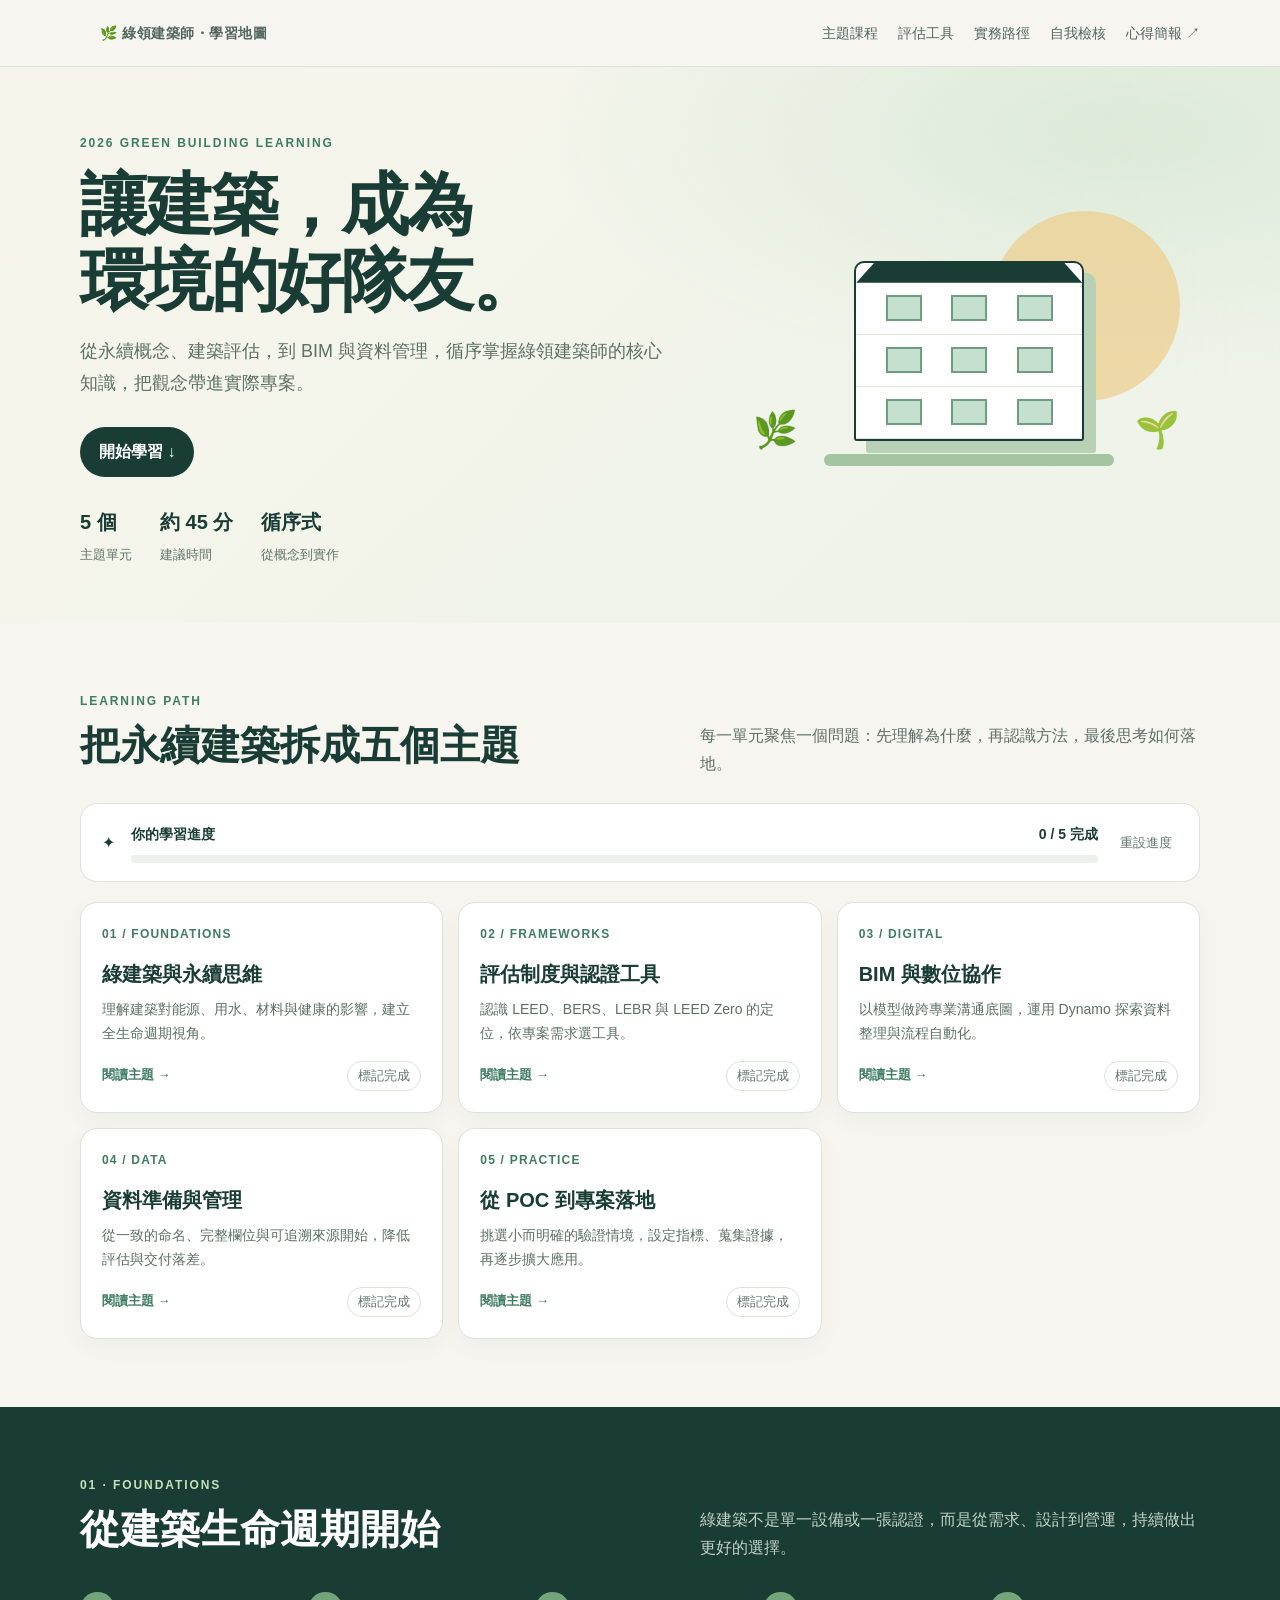
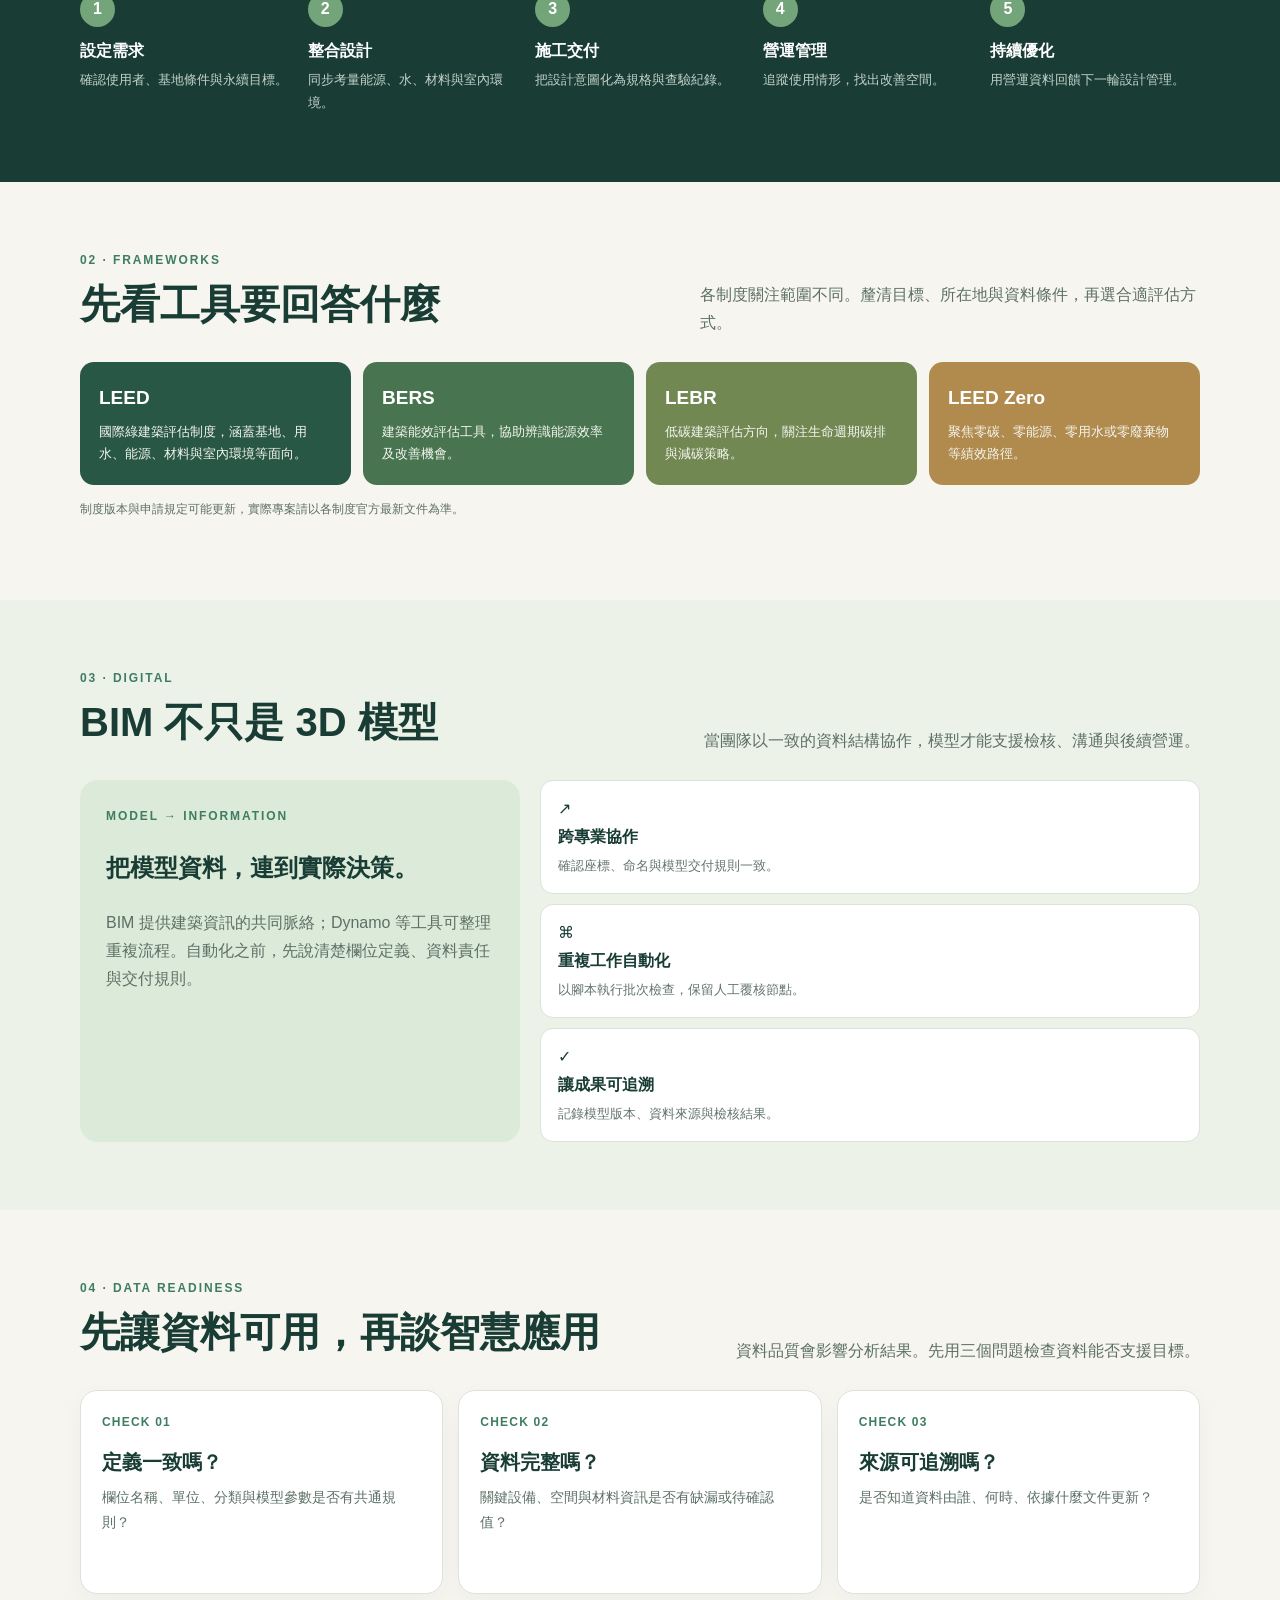
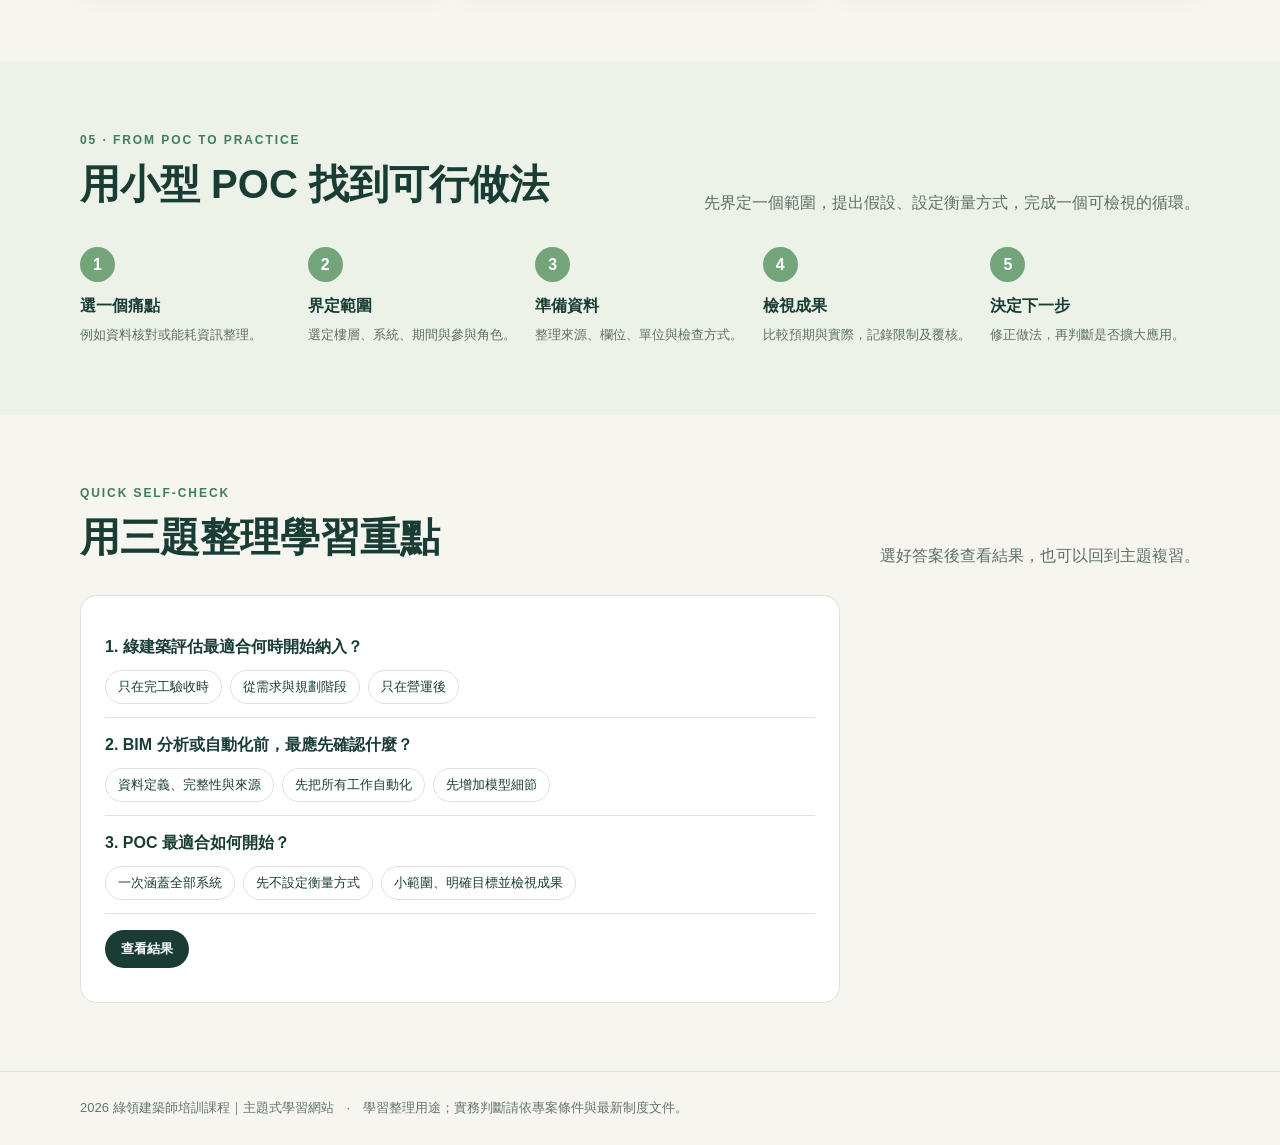
<file: index.html>
<!doctype html><html lang="zh-Hant"><meta charset="utf-8"><meta name="viewport" content="width=device-width,initial-scale=1"><meta name="theme-color" content="#163d35"><title>綠領建築師｜主題式學習</title><style>
:root{--g:#193d35;--leaf:#3e7d62;--mint:#e5efe4;--paper:#f6f5ef;--muted:#63746d;--line:#dce3da}*{box-sizing:border-box}html{scroll-behavior:smooth}body{margin:0;background:var(--paper);color:var(--g);font:16px/1.75 Inter,"Noto Sans TC","Microsoft JhengHei",sans-serif}a{color:inherit;text-decoration:none}.wrap{width:min(1120px,92vw);margin:auto}header{position:sticky;top:0;background:#f6f5efeF;border-bottom:1px solid var(--line);backdrop-filter:blur(12px);z-index:2}.nav{height:66px;display:flex;justify-content:space-between;align-items:center}.brand{font-weight:800;letter-spacing:.04em}.nav a{margin-left:20px;font-size:14px;color:#53665c}.hero{padding:66px 0 55px;background:radial-gradient(ellipse at 88% 12%,#dcead8,transparent 36%),linear-gradient(135deg,#f7f5eb,#edf3e9)}.hero-grid{display:grid;grid-template-columns:1.15fr .85fr;align-items:center;gap:34px}.eyebrow{font-size:12px;letter-spacing:.16em;font-weight:800;color:var(--leaf)}h1{font-size:clamp(40px,6vw,68px);line-height:1.12;letter-spacing:-.04em;margin:12px 0}p{color:#5d7066}.lead{font-size:18px;max-width:590px}.btn{display:inline-block;background:var(--g);color:white;padding:11px 19px;border-radius:99px;font-weight:700;margin-top:10px}.stats{display:flex;gap:28px;margin-top:28px}.stats b{display:block;font-size:20px}.stats small{color:var(--muted)}.illustration{height:280px;display:grid;place-items:center;position:relative}.sun{position:absolute;width:190px;height:190px;background:#edcf8e;border-radius:50%;right:20px;top:0;opacity:.72}.building{position:relative;width:230px;background:white;border:2px solid var(--g);border-radius:10px 10px 3px 3px;box-shadow:12px 12px #b8d0b5;z-index:1}.roof{height:20px;background:var(--g);clip-path:polygon(8% 0,92% 0,100% 100%,0 100%)}.floor{height:52px;border-bottom:1px solid var(--line);display:flex;justify-content:space-evenly;align-items:center}.window{width:36px;height:26px;border:2px solid #6c9d82;background:#c6e0d0}.ground{position:absolute;bottom:25px;width:290px;height:12px;background:#a5c4a0;border-radius:20px}.plant{position:absolute;bottom:30px;left:15px;font-size:36px;z-index:1}.plant.r{left:auto;right:20px}section{padding:68px 0}.head{display:flex;justify-content:space-between;align-items:end;gap:24px;margin-bottom:25px}.head h2{font-size:clamp(28px,4vw,40px);line-height:1.25;margin:8px 0}.head p{max-width:500px;margin:0}.progress,.card,.quiz{background:#fff;border:1px solid var(--line);border-radius:17px}.progress{padding:18px 21px;display:flex;gap:16px;align-items:center;margin-bottom:20px}.progress-body{flex:1}.progress-title{display:flex;justify-content:space-between;font-size:14px;font-weight:700}.track{height:8px;background:#edf0ea;border-radius:99px;margin-top:8px}.bar{height:100%;width:0;background:var(--leaf);border-radius:99px;transition:.3s}.reset{background:none;border:0;color:var(--muted);cursor:pointer}.cards{display:grid;grid-template-columns:repeat(3,1fr);gap:15px}.card{padding:21px;min-height:204px;display:flex;flex-direction:column;box-shadow:0 8px 24px #193d3509}.num{color:var(--leaf);font-size:12px;font-weight:800;letter-spacing:.1em}.card h3{margin:12px 0 5px;font-size:20px}.card p{font-size:14px;margin:0}.card-foot{margin-top:auto;padding-top:15px;display:flex;justify-content:space-between;align-items:center;color:var(--leaf);font-size:13px;font-weight:700}.done{border:1px solid var(--line);border-radius:99px;padding:5px 10px;background:white;color:var(--muted);cursor:pointer}.done[aria-pressed=true]{background:var(--mint);color:var(--g)}.dark{background:var(--g);color:white}.dark p{color:#c4d2c9}.dark .eyebrow{color:#c7dfba}.dark .head h2{color:white}.journey{display:grid;grid-template-columns:repeat(5,1fr);gap:18px;margin-top:30px}.step{position:relative}.bubble{width:35px;height:35px;border-radius:50%;display:grid;place-items:center;background:#73a47a;color:#fff;font-weight:800}.step h3{font-size:16px;margin:10px 0 4px}.step p{font-size:13px;margin:0}.frameworks{display:grid;grid-template-columns:repeat(4,1fr);gap:12px}.framework{padding:19px;border-radius:14px;background:#285745;color:white}.framework:nth-child(2){background:#487550}.framework:nth-child(3){background:#728853}.framework:nth-child(4){background:#b18a4d}.framework b{font-size:19px}.framework p{font-size:13px;color:#f3f5ef;margin:6px 0 0}.note{font-size:12px;margin-top:14px}.split{display:grid;grid-template-columns:.8fr 1.2fr;gap:20px}.panel{background:#dcead9;padding:26px;border-radius:18px}.panel h3{font-size:24px;line-height:1.4}.list{display:grid;gap:10px}.item{background:white;border:1px solid var(--line);padding:14px 17px;border-radius:13px}.item b{display:block}.item small{color:var(--muted)}.quiz{padding:24px;max-width:760px}.q{padding:13px 0;border-bottom:1px solid var(--line)}.q h3{font-size:16px;margin:0 0 9px}.options{display:flex;gap:8px;flex-wrap:wrap}.option{border:1px solid var(--line);background:white;border-radius:99px;padding:7px 12px;cursor:pointer;color:var(--g)}.option.selected{background:var(--mint);border-color:#9fc3a2}.submit{margin-top:16px;background:var(--g);color:white;border:0;border-radius:99px;padding:10px 16px;cursor:pointer;font-weight:700}.result{color:var(--leaf);font-weight:700;margin-top:10px}footer{border-top:1px solid var(--line);padding:25px 0;color:var(--muted);font-size:13px}@media(max-width:760px){.hero-grid,.split{grid-template-columns:1fr}.illustration{height:225px}.cards{grid-template-columns:repeat(2,1fr)}.frameworks{grid-template-columns:repeat(2,1fr)}.journey{grid-template-columns:1fr 1fr}.nav a{margin-left:9px;font-size:12px}}@media(max-width:520px){.nav a:first-child,.nav a:nth-child(2){display:none}.hero{padding:46px 0 35px}.cards{grid-template-columns:1fr}.head{display:block}.head p{margin-top:9px}.stats{gap:15px}.progress{padding:14px}.journey{grid-template-columns:1fr 1fr}}
</style><body><header><div class="wrap nav"><a class="brand" href="#">🌿 綠領建築師・學習地圖</a><nav><a href="#topics">主題課程</a><a href="#frameworks">評估工具</a><a href="#practice">實務路徑</a><a href="#quiz">自我檢核</a><a href="slides.html">心得簡報 ↗</a></nav></div></header><main>
<section class="hero"><div class="wrap hero-grid"><div><div class="eyebrow">2026 GREEN BUILDING LEARNING</div><h1>讓建築，成為<br>環境的好隊友。</h1><p class="lead">從永續概念、建築評估，到 BIM 與資料管理，循序掌握綠領建築師的核心知識，把觀念帶進實際專案。</p><a class="btn" href="#topics">開始學習 ↓</a><div class="stats"><div><b>5 個</b><small>主題單元</small></div><div><b>約 45 分</b><small>建議時間</small></div><div><b>循序式</b><small>從概念到實作</small></div></div></div><div class="illustration" aria-label="永續建築插畫"><div class="sun"></div><div class="building"><div class="roof"></div><div class="floor"><i class="window"></i><i class="window"></i><i class="window"></i></div><div class="floor"><i class="window"></i><i class="window"></i><i class="window"></i></div><div class="floor"><i class="window"></i><i class="window"></i><i class="window"></i></div></div><div class="ground"></div><div class="plant">🌿</div><div class="plant r">🌱</div></div></div></section>
<section id="topics"><div class="wrap"><div class="head"><div><div class="eyebrow">LEARNING PATH</div><h2>把永續建築拆成五個主題</h2></div><p>每一單元聚焦一個問題：先理解為什麼，再認識方法，最後思考如何落地。</p></div><div class="progress"><span>✦</span><div class="progress-body"><div class="progress-title"><span>你的學習進度</span><span id="progressText">0 / 5 完成</span></div><div class="track"><div class="bar" id="bar"></div></div></div><button class="reset" id="reset">重設進度</button></div><div class="cards">
<article class="card"><span class="num">01 / FOUNDATIONS</span><h3>綠建築與永續思維</h3><p>理解建築對能源、用水、材料與健康的影響，建立全生命週期視角。</p><div class="card-foot"><a href="#lifecycle">閱讀主題 →</a><button class="done" data-done="1" aria-pressed="false">標記完成</button></div></article>
<article class="card"><span class="num">02 / FRAMEWORKS</span><h3>評估制度與認證工具</h3><p>認識 LEED、BERS、LEBR 與 LEED Zero 的定位，依專案需求選工具。</p><div class="card-foot"><a href="#frameworks">閱讀主題 →</a><button class="done" data-done="2" aria-pressed="false">標記完成</button></div></article>
<article class="card"><span class="num">03 / DIGITAL</span><h3>BIM 與數位協作</h3><p>以模型做跨專業溝通底圖，運用 Dynamo 探索資料整理與流程自動化。</p><div class="card-foot"><a href="#digital">閱讀主題 →</a><button class="done" data-done="3" aria-pressed="false">標記完成</button></div></article>
<article class="card"><span class="num">04 / DATA</span><h3>資料準備與管理</h3><p>從一致的命名、完整欄位與可追溯來源開始，降低評估與交付落差。</p><div class="card-foot"><a href="#data">閱讀主題 →</a><button class="done" data-done="4" aria-pressed="false">標記完成</button></div></article>
<article class="card"><span class="num">05 / PRACTICE</span><h3>從 POC 到專案落地</h3><p>挑選小而明確的驗證情境，設定指標、蒐集證據，再逐步擴大應用。</p><div class="card-foot"><a href="#practice">閱讀主題 →</a><button class="done" data-done="5" aria-pressed="false">標記完成</button></div></article>
</div></div></section>
<section id="lifecycle" class="dark"><div class="wrap"><div class="head"><div><div class="eyebrow">01 · FOUNDATIONS</div><h2>從建築生命週期開始</h2></div><p>綠建築不是單一設備或一張認證，而是從需求、設計到營運，持續做出更好的選擇。</p></div><div class="journey"><div class="step"><div class="bubble">1</div><h3>設定需求</h3><p>確認使用者、基地條件與永續目標。</p></div><div class="step"><div class="bubble">2</div><h3>整合設計</h3><p>同步考量能源、水、材料與室內環境。</p></div><div class="step"><div class="bubble">3</div><h3>施工交付</h3><p>把設計意圖化為規格與查驗紀錄。</p></div><div class="step"><div class="bubble">4</div><h3>營運管理</h3><p>追蹤使用情形，找出改善空間。</p></div><div class="step"><div class="bubble">5</div><h3>持續優化</h3><p>用營運資料回饋下一輪設計管理。</p></div></div></div></section>
<section id="frameworks"><div class="wrap"><div class="head"><div><div class="eyebrow">02 · FRAMEWORKS</div><h2>先看工具要回答什麼</h2></div><p>各制度關注範圍不同。釐清目標、所在地與資料條件，再選合適評估方式。</p></div><div class="frameworks"><div class="framework"><b>LEED</b><p>國際綠建築評估制度，涵蓋基地、用水、能源、材料與室內環境等面向。</p></div><div class="framework"><b>BERS</b><p>建築能效評估工具，協助辨識能源效率及改善機會。</p></div><div class="framework"><b>LEBR</b><p>低碳建築評估方向，關注生命週期碳排與減碳策略。</p></div><div class="framework"><b>LEED Zero</b><p>聚焦零碳、零能源、零用水或零廢棄物等績效路徑。</p></div></div><p class="note">制度版本與申請規定可能更新，實際專案請以各制度官方最新文件為準。</p></div></section>
<section id="digital" style="background:#edf2e9"><div class="wrap"><div class="head"><div><div class="eyebrow">03 · DIGITAL</div><h2>BIM 不只是 3D 模型</h2></div><p>當團隊以一致的資料結構協作，模型才能支援檢核、溝通與後續營運。</p></div><div class="split"><div class="panel"><div class="eyebrow">MODEL → INFORMATION</div><h3>把模型資料，連到實際決策。</h3><p>BIM 提供建築資訊的共同脈絡；Dynamo 等工具可整理重複流程。自動化之前，先說清楚欄位定義、資料責任與交付規則。</p></div><div class="list"><div class="item">↗ <b>跨專業協作</b><small>確認座標、命名與模型交付規則一致。</small></div><div class="item">⌘ <b>重複工作自動化</b><small>以腳本執行批次檢查，保留人工覆核節點。</small></div><div class="item">✓ <b>讓成果可追溯</b><small>記錄模型版本、資料來源與檢核結果。</small></div></div></div></div></section>
<section id="data"><div class="wrap"><div class="head"><div><div class="eyebrow">04 · DATA READINESS</div><h2>先讓資料可用，再談智慧應用</h2></div><p>資料品質會影響分析結果。先用三個問題檢查資料能否支援目標。</p></div><div class="cards"><div class="card"><span class="num">CHECK 01</span><h3>定義一致嗎？</h3><p>欄位名稱、單位、分類與模型參數是否有共通規則？</p></div><div class="card"><span class="num">CHECK 02</span><h3>資料完整嗎？</h3><p>關鍵設備、空間與材料資訊是否有缺漏或待確認值？</p></div><div class="card"><span class="num">CHECK 03</span><h3>來源可追溯嗎？</h3><p>是否知道資料由誰、何時、依據什麼文件更新？</p></div></div></div></section>
<section id="practice" style="background:#edf2e9"><div class="wrap"><div class="head"><div><div class="eyebrow">05 · FROM POC TO PRACTICE</div><h2>用小型 POC 找到可行做法</h2></div><p>先界定一個範圍，提出假設、設定衡量方式，完成一個可檢視的循環。</p></div><div class="journey"><div class="step"><div class="bubble">1</div><h3>選一個痛點</h3><p>例如資料核對或能耗資訊整理。</p></div><div class="step"><div class="bubble">2</div><h3>界定範圍</h3><p>選定樓層、系統、期間與參與角色。</p></div><div class="step"><div class="bubble">3</div><h3>準備資料</h3><p>整理來源、欄位、單位與檢查方式。</p></div><div class="step"><div class="bubble">4</div><h3>檢視成果</h3><p>比較預期與實際，記錄限制及覆核。</p></div><div class="step"><div class="bubble">5</div><h3>決定下一步</h3><p>修正做法，再判斷是否擴大應用。</p></div></div></div></section>
<section id="quiz"><div class="wrap"><div class="head"><div><div class="eyebrow">QUICK SELF-CHECK</div><h2>用三題整理學習重點</h2></div><p>選好答案後查看結果，也可以回到主題複習。</p></div><div class="quiz"><div class="q" data-answer="b"><h3>1. 綠建築評估最適合何時開始納入？</h3><div class="options"><button class="option" data-v="a">只在完工驗收時</button><button class="option" data-v="b">從需求與規劃階段</button><button class="option" data-v="c">只在營運後</button></div></div><div class="q" data-answer="a"><h3>2. BIM 分析或自動化前，最應先確認什麼？</h3><div class="options"><button class="option" data-v="a">資料定義、完整性與來源</button><button class="option" data-v="b">先把所有工作自動化</button><button class="option" data-v="c">先增加模型細節</button></div></div><div class="q" data-answer="c"><h3>3. POC 最適合如何開始？</h3><div class="options"><button class="option" data-v="a">一次涵蓋全部系統</button><button class="option" data-v="b">先不設定衡量方式</button><button class="option" data-v="c">小範圍、明確目標並檢視成果</button></div></div><button class="submit" id="check">查看結果</button><div class="result" id="result" aria-live="polite"></div></div></div></section></main><footer><div class="wrap">2026 綠領建築師培訓課程｜主題式學習網站　·　學習整理用途；實務判斷請依專案條件與最新制度文件。</div></footer>
<script>const key='green-building-learning-progress-v1';let done=new Set(JSON.parse(localStorage.getItem(key)||'[]'));function draw(){document.querySelectorAll('[data-done]').forEach(b=>{let yes=done.has(b.dataset.done);b.setAttribute('aria-pressed',yes);b.textContent=yes?'已完成 ✓':'標記完成'});document.getElementById('progressText').textContent=done.size+' / 5 完成';document.getElementById('bar').style.width=done.size*20+'%';localStorage.setItem(key,JSON.stringify([...done]))}document.querySelectorAll('[data-done]').forEach(b=>b.onclick=()=>{done.has(b.dataset.done)?done.delete(b.dataset.done):done.add(b.dataset.done);draw()});document.getElementById('reset').onclick=()=>{done.clear();draw()};draw();document.querySelectorAll('.option').forEach(b=>b.onclick=()=>{b.parentElement.querySelectorAll('.option').forEach(x=>x.classList.remove('selected'));b.classList.add('selected')});document.getElementById('check').onclick=()=>{let qs=[...document.querySelectorAll('.q')],s=0;qs.forEach(q=>{if(q.querySelector('.selected')?.dataset.v===q.dataset.answer)s++});document.getElementById('result').textContent=qs.some(q=>!q.querySelector('.selected'))?'請先完成三題。':s===3?'全答對了！你已掌握核心概念。':'答對 '+s+' / 3 題，回到主題複習後再試一次。'};</script></body></html>
</file>
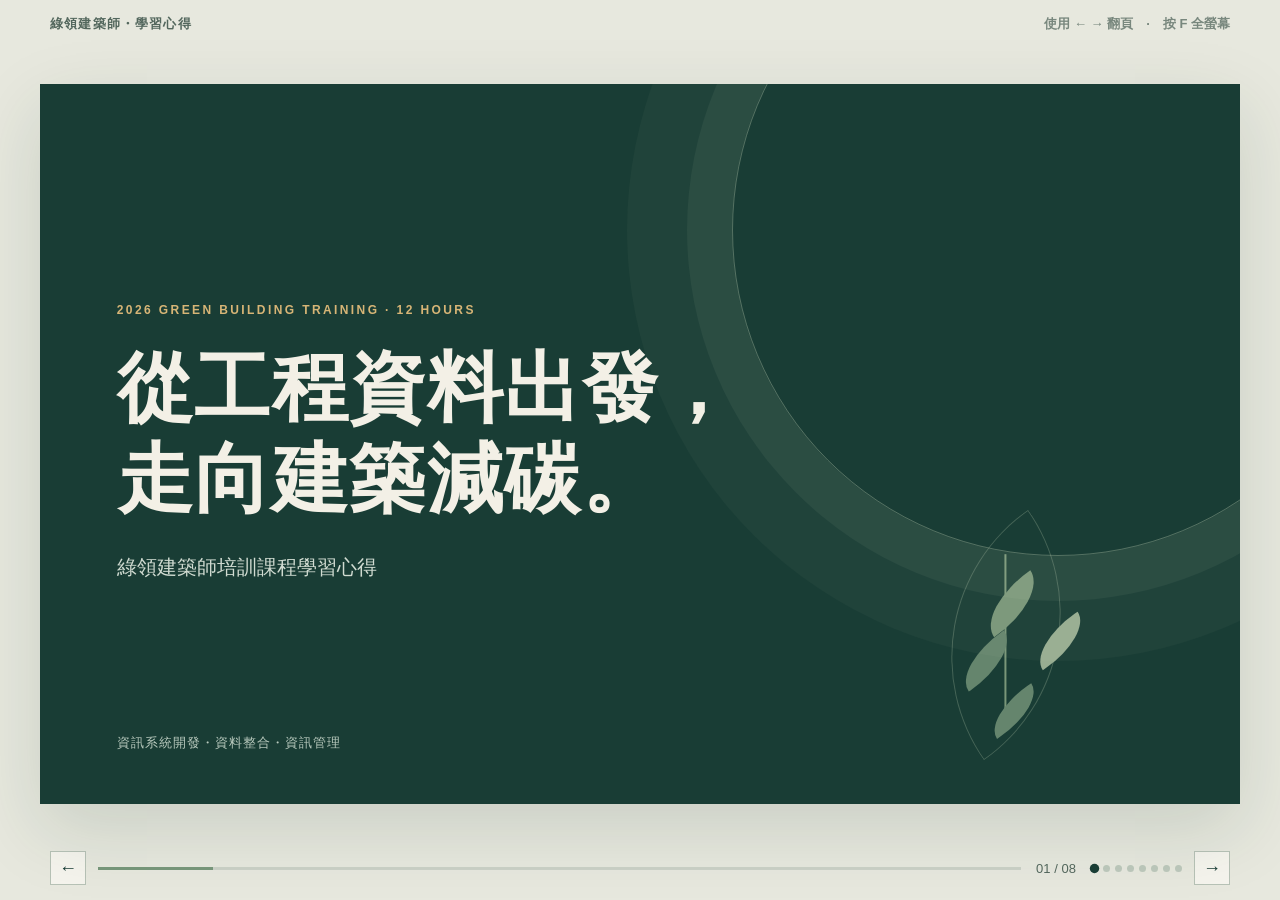
<file: slides.html>
<!doctype html>
<html lang="zh-Hant"><head><meta charset="utf-8"><meta name="viewport" content="width=device-width,initial-scale=1"><meta name="theme-color" content="#193d35"><title>從工程資料走向建築減碳｜學習心得</title><style>
:root{--forest:#193d35;--forest2:#28594b;--leaf:#78977b;--moss:#cbd8bd;--gold:#dbac60;--paper:#f3f0e6;--ink:#193d35;--muted:#66786f;--line:#d8ddd2;--white:#fff}*{box-sizing:border-box}body{margin:0;background:#e7e8de;color:var(--ink);font-family:"Noto Serif TC","PMingLiU","Microsoft JhengHei",serif;min-height:100vh;display:flex;flex-direction:column}.toolbar{width:min(1200px,96vw);margin:0 auto;padding:16px 10px;display:flex;align-items:center;justify-content:space-between;font:600 13px/1.2 "Microsoft JhengHei",sans-serif;color:#53675d}.brand{letter-spacing:.09em}.brand a{color:inherit;text-decoration:none}.keys{opacity:.75}.deck-wrap{flex:1;display:grid;place-items:center;padding:4px 2vw 15px}.deck{width:min(1200px,96vw);height:min(720px,calc(100dvh - 125px));min-height:550px;position:relative;background:var(--paper);box-shadow:0 25px 70px #15372c24;overflow:hidden}.slide{position:absolute;inset:0;padding:clamp(38px,6vw,78px);display:none;overflow:auto;animation:appear .45s ease}.slide.active{display:flex;flex-direction:column}@keyframes appear{from{opacity:0;transform:translateY(8px)}to{opacity:1;transform:translateY(0)}}.cover{background:var(--forest);color:var(--paper);justify-content:center;overflow:hidden}.cover:after{content:"";position:absolute;width:52vw;height:52vw;max-width:650px;max-height:650px;border:1px solid #cddbbc55;border-radius:50%;right:-12%;top:-25%;box-shadow:0 0 0 45px #cddbbc10,0 0 0 105px #cddbbc09}.cover .eyebrow,.dark .eyebrow{color:#d7b576}.eyebrow{font:700 12px/1.4 "Microsoft JhengHei",sans-serif;letter-spacing:.2em;color:var(--leaf);text-transform:uppercase}.cover h1{font-size:clamp(42px,6.5vw,76px);line-height:1.2;letter-spacing:.02em;max-width:780px;margin:24px 0}.cover .lead{font-size:20px;color:#d0dbd1;max-width:570px}.cover .meta{position:absolute;bottom:52px;left:clamp(38px,6vw,78px);font:13px "Microsoft JhengHei",sans-serif;letter-spacing:.08em;color:#b8c9bd}.leaf-art{position:absolute;right:12%;bottom:11%;width:180px;height:180px;border:1px solid #bfd1b355;border-radius:100% 0 100% 0;transform:rotate(-35deg);opacity:.8}.leaf-art:before,.leaf-art:after{content:"";position:absolute;background:#91ad8a}.leaf-art:before{width:2px;height:160px;left:88px;top:8px;transform:rotate(35deg)}.leaf-art:after{width:68px;height:34px;border-radius:100% 0 100% 0;left:78px;top:50px;box-shadow:-54px 32px 0 -2px #78977b,18px 58px 0 -3px #b7c9a9,-60px 89px 0 -4px #78977b}.section-label{display:flex;align-items:center;gap:12px;margin-bottom:16px}.section-label .line{width:42px;height:2px;background:var(--gold)}h2{font-size:clamp(30px,4.1vw,52px);line-height:1.28;letter-spacing:.015em;margin:0 0 20px;max-width:900px}h3{font-size:20px;margin:0 0 8px;line-height:1.45}p{margin:0;color:var(--muted);font-size:clamp(16px,1.7vw,19px);line-height:1.85}.large{font-size:clamp(20px,2.4vw,27px);color:var(--forest);line-height:1.7}.grid2{display:grid;grid-template-columns:1fr 1fr;gap:18px;margin-top:26px}.box{padding:22px 24px;background:#fff;border:1px solid var(--line);position:relative}.box.accent{background:var(--moss);border:0}.box.dark{background:var(--forest);color:white;border:0}.box.dark p{color:#d0dbd1}.box.dark h3{color:#f6f2e8}.box p{font-size:15px}.quote{font-size:clamp(24px,3vw,36px);line-height:1.6;color:var(--forest);border-left:3px solid var(--gold);padding-left:22px;margin:16px 0 24px}.tag{display:inline-block;background:#e4e9df;color:var(--forest2);padding:6px 10px;margin:4px 5px 4px 0;font:700 12px "Microsoft JhengHei",sans-serif;letter-spacing:.04em}.cards{display:grid;grid-template-columns:repeat(3,1fr);gap:14px;margin-top:22px}.mini{padding:19px;background:#fff;border-top:3px solid var(--leaf)}.mini .no{font:700 11px "Microsoft JhengHei",sans-serif;color:var(--leaf);letter-spacing:.12em}.mini h3{font-size:17px;margin:10px 0 4px}.mini p{font-size:14px}.flow{display:grid;grid-template-columns:repeat(3,1fr);gap:0;margin-top:24px;border-top:1px solid #9caf9f;border-bottom:1px solid #9caf9f}.flow-item{padding:20px 18px 20px 0;position:relative}.flow-item:not(:last-child):after{content:"→";position:absolute;right:12px;top:23px;color:var(--gold);font:20px sans-serif}.flow-item b{display:block;font-size:17px;margin-bottom:5px}.flow-item p{font-size:14px}.dark{background:var(--forest);color:var(--paper)}.dark p{color:#c5d2c9}.dark h2{color:var(--paper)}.dark .box{background:#285548;border-color:#47705d}.dark .box p{color:#cbd9cf}.dark .box h3{color:#f2ead9}.chart{display:flex;align-items:end;gap:14px;height:150px;margin-top:24px;padding:0 7px;border-bottom:1px solid #8caa97}.bar-col{flex:1;position:relative;background:#8aab89;min-height:22px}.bar-col:nth-child(2){background:#bfd0a9}.bar-col:nth-child(3){background:#d8ac60}.bar-col:nth-child(4){background:#678c76}.bar-col span{position:absolute;bottom:100%;left:0;width:max-content;font:12px "Microsoft JhengHei",sans-serif;color:#e0e7dc;padding-bottom:6px}.takeaway{margin-top:auto;padding-top:24px;font:700 15px "Microsoft JhengHei",sans-serif;color:var(--leaf)}.dark .takeaway{color:#dfbd77}.step-list{counter-reset:steps;display:grid;grid-template-columns:repeat(3,1fr);gap:12px;margin-top:22px}.step{counter-increment:steps;background:#fff;padding:20px;border-bottom:3px solid var(--gold)}.step:before{content:"0" counter(steps);font:800 12px "Microsoft JhengHei",sans-serif;letter-spacing:.15em;color:var(--leaf)}.step h3{margin-top:11px;font-size:18px}.step p{font-size:14px}.ending{background:var(--forest);color:white;justify-content:center}.ending h2{font-size:clamp(34px,5vw,60px)}.ending p{color:#c9d8cc;max-width:680px}.end-mark{font:700 12px "Microsoft JhengHei",sans-serif;letter-spacing:.18em;color:#d8b46d;margin-top:32px}.controls{width:min(1200px,96vw);margin:0 auto;padding:0 10px 15px;display:flex;align-items:center;gap:12px;font:13px "Microsoft JhengHei",sans-serif;color:#53675d}.control-btn{border:1px solid #b7c2b6;background:#f5f4ed;color:var(--forest);width:36px;height:34px;cursor:pointer;font-size:18px}.control-btn:hover{background:var(--forest);color:white}.progress{height:3px;background:#cbd1c7;flex:1}.progress i{display:block;height:100%;width:0;background:var(--leaf);transition:width .3s}.counter{min-width:46px;text-align:center;font-variant-numeric:tabular-nums}.dots{display:flex;gap:5px}.dot{width:7px;height:7px;border:0;border-radius:50%;padding:0;background:#bdc8bc;cursor:pointer}.dot.active{background:var(--forest);transform:scale(1.35)}@media(max-width:700px){.toolbar{padding:12px 4px}.keys{display:none}.deck-wrap{padding:0 0 12px}.deck{width:100vw;height:calc(100dvh - 112px);min-height:580px}.slide{padding:32px 25px}.cover .meta{left:25px;bottom:30px}.leaf-art{right:4%;bottom:7%;transform:scale(.65) rotate(-35deg);transform-origin:bottom right}.grid2,.cards,.step-list{grid-template-columns:1fr}.grid2{gap:10px}.cards{gap:8px}.mini{padding:14px}.mini p,.step p,.box p{font-size:13px}.flow{grid-template-columns:1fr}.flow-item{padding:11px 0}.flow-item:not(:last-child):after{content:"↓";right:5px;top:auto;bottom:-10px}.chart{height:120px}.controls{gap:8px}.dots{gap:4px}.dot{width:6px;height:6px}}
@media print{body{background:white}.toolbar,.controls{display:none}.deck-wrap{display:block;padding:0}.deck{width:100%;height:auto;min-height:0;box-shadow:none;overflow:visible}.slide,.slide.active{display:flex!important;position:relative;inset:auto;width:100%;height:100vh;page-break-after:always;animation:none}.slide:last-child{page-break-after:auto}}
</style></head><body>
<header class="toolbar"><div class="brand"><a href="./">綠領建築師・學習心得</a></div><div class="keys">使用 ← → 翻頁　·　按 F 全螢幕</div></header>
<div class="deck-wrap"><main class="deck" id="deck" aria-label="學習心得網頁簡報">
<section class="slide cover active"><div class="eyebrow">2026 GREEN BUILDING TRAINING · 12 HOURS</div><h1>從工程資料出發，<br>走向建築減碳。</h1><p class="lead">綠領建築師培訓課程學習心得</p><div class="leaf-art" aria-hidden="true"></div><div class="meta">資訊系統開發・資料整合・資訊管理</div></section>
<section class="slide"><div class="section-label"><span class="line"></span><span class="eyebrow">01 / PLAN</span></div><h2>我想把資訊專業，<br>接上營造現場的永續需求。</h2><p class="large">崴正重視工程品質、成本與進度。近年節能減碳、低碳建材與環境永續也逐漸成為工程管理要面對的課題。</p><div class="grid2"><div class="box"><h3>我的工作</h3><p>資訊系統開發、資料整合及資訊管理。</p></div><div class="box accent"><h3>參訓目標</h3><p>用 12 小時認識綠建築與淨零建築，思考如何應用在工程管理與資訊系統。</p></div></div><div class="takeaway">原本對綠建築的認識，多停留在節能設備、環保建材與標章。</div></section>
<section class="slide"><div class="section-label"><span class="line"></span><span class="eyebrow">02 / DO</span></div><h2>課程把評估制度、材料碳排與數位工具串在一起。</h2><div class="cards"><div class="mini"><span class="no">ASSESSMENT</span><h3>綠建築與能效</h3><p>LEED、LEED v5、BERS、LEBR。</p></div><div class="mini"><span class="no">CARBON</span><h3>零碳與隱含碳</h3><p>LEED Zero、建築隱含碳、BIM 建築碳排評估。</p></div><div class="mini"><span class="no">DIGITAL</span><h3>模型與自動化</h3><p>BIM 與 Dynamo 協助計算、整理模型資料。</p></div></div><div class="quote">綠建築要從全生命週期思考，不能只看完工後的節能管理。</div><p>鋼筋、混凝土等建材在生產、運輸與施工過程也會產生碳排放，這就是課程提到的「隱含碳」。</p></section>
<section class="slide"><div class="section-label"><span class="line"></span><span class="eyebrow">03 / CONNECTION</span></div><h2>工程物料資料，未來也能成為碳管理的起點。</h2><p>目前蒐集材料數量、規格與單價，主要用於採購、預算及成本分析。若能連結建材碳排放資料，就多了一個評估工程碳排的參考方向。</p><div class="flow"><div class="flow-item"><b>既有工程資料</b><p>材料名稱、規格、單位與數量。</p></div><div class="flow-item"><b>補上碳排係數</b><p>釐清資料來源與材料對應關係。</p></div><div class="flow-item"><b>產出初步估算</b><p>讓工程資料支援碳排分析與管理。</p></div></div><div class="takeaway">不是另起一套資料，而是先看現有資料能多回答什麼問題。</div></section>
<section class="slide dark"><div class="section-label"><span class="line"></span><span class="eyebrow">04 / DIGITAL & DATA</span></div><h2>BIM 能讓資料流動；資料品質決定分析能不能相信。</h2><div class="grid2"><div class="box"><h3>BIM + Dynamo</h3><p>結合模型資料與自動化計算，減少重複工作，讓工程資料有更多用途。</p></div><div class="box"><h3>LEED Zero</h3><p>以實際營運資料驗證建築節能與減碳績效，營運階段也需要可靠的資料。</p></div></div><div class="chart" aria-label="建築生命週期"><div class="bar-col" style="height:42%"><span>設計</span></div><div class="bar-col" style="height:76%"><span>施工</span></div><div class="bar-col" style="height:58%"><span>材料</span></div><div class="bar-col" style="height:88%"><span>營運</span></div></div><div class="takeaway">先確認資料是否完整、分類是否一致，並取得可用的材料碳排係數。</div></section>
<section class="slide"><div class="section-label"><span class="line"></span><span class="eyebrow">05 / CHECK</span></div><h2>手上有資料，不代表已經能做碳排分析。</h2><p>營造業已累積工程項目、材料、採發與施工紀錄；但這些資料是為既有管理需求建立，未必能直接拿來分析碳排。</p><div class="cards"><div class="mini"><span class="no">01 · COMPLETENESS</span><h3>資料完整嗎？</h3><p>材料名稱、規格、單位與數量是否缺漏？</p></div><div class="mini"><span class="no">02 · CONSISTENCY</span><h3>分類一致嗎？</h3><p>不同專案或系統的材料分類能否對上？</p></div><div class="mini"><span class="no">03 · SOURCE</span><h3>係數有來源嗎？</h3><p>碳排係數是否適用，能不能追溯依據？</p></div></div><div class="quote">計算工具再完整，資料條件不足，也很難得到可信的結果。</div><div class="takeaway">資訊系統除了提升效率，也要讓資料能支援管理與決策。</div></section>
<section class="slide"><div class="section-label"><span class="line"></span><span class="eyebrow">06 / ACT</span></div><h2>先做一個能驗證的小型 POC。</h2><p>從熟悉的資訊系統著手，以鋼筋、混凝土等主要建材試算，看看現有資料是否足以估算碳排。</p><div class="step-list"><div class="step"><h3>整理物料資料</h3><p>檢查材料名稱、規格、單位、數量與分類。</p></div><div class="step"><h3>試算並出報表</h3><p>把工程數量與碳排係數結合，做出簡單分析報表。</p></div><div class="step"><h3>檢討再擴大</h3><p>依結果修正資料、算法與流程，再逐步調整管理方式。</p></div></div><div class="takeaway">先用既有資料從容易執行的項目開始，累積經驗後再決定擴大範圍。</div></section>
<section class="slide ending"><div class="section-label"><span class="line"></span><span class="eyebrow">TAKEAWAY</span></div><h2>永續管理，<br>可以從一筆工程資料開始。</h2><p>這次培訓讓我看見，綠建築需要設計、施工、材料與管理共同配合；資訊技術能協助整合資料、支援決策。接下來，我希望從小規模、可驗證的改善項目開始，把課程所學帶進工作。</p><div class="end-mark">2026 綠領建築師培訓課程學習心得</div></section>
</main></div>
<footer class="controls"><button class="control-btn" id="prev" aria-label="上一頁">←</button><div class="progress"><i id="progress"></i></div><div class="counter" id="counter">01 / 08</div><div class="dots" id="dots" aria-label="投影片導覽"></div><button class="control-btn" id="next" aria-label="下一頁">→</button></footer>
<script>const slides=[...document.querySelectorAll('.slide')],counter=document.getElementById('counter'),progress=document.getElementById('progress'),dots=document.getElementById('dots');let current=0;slides.forEach((_,i)=>{const b=document.createElement('button');b.className='dot';b.setAttribute('aria-label','前往第 '+(i+1)+' 張');b.onclick=()=>show(i);dots.append(b)});function show(i){current=Math.max(0,Math.min(slides.length-1,i));slides.forEach((s,n)=>s.classList.toggle('active',n===current));[...dots.children].forEach((d,n)=>d.classList.toggle('active',n===current));counter.textContent=String(current+1).padStart(2,'0')+' / '+String(slides.length).padStart(2,'0');progress.style.width=((current+1)/slides.length*100)+'%';document.getElementById('prev').disabled=current===0;document.getElementById('next').disabled=current===slides.length-1}document.getElementById('prev').onclick=()=>show(current-1);document.getElementById('next').onclick=()=>show(current+1);document.addEventListener('keydown',e=>{if(['ArrowRight','PageDown',' '].includes(e.key)){e.preventDefault();show(current+1)}if(['ArrowLeft','PageUp'].includes(e.key)){e.preventDefault();show(current-1)}if(e.key==='Home')show(0);if(e.key==='End')show(slides.length-1);if(e.key.toLowerCase()==='f'){document.fullscreenElement?document.exitFullscreen():document.getElementById('deck').requestFullscreen?.()}});let touchX=0;document.getElementById('deck').addEventListener('touchstart',e=>touchX=e.changedTouches[0].screenX,{passive:true});document.getElementById('deck').addEventListener('touchend',e=>{let dx=e.changedTouches[0].screenX-touchX;if(Math.abs(dx)>60)show(current+(dx<0?1:-1))},{passive:true});show(0);</script></body></html>
</file>
